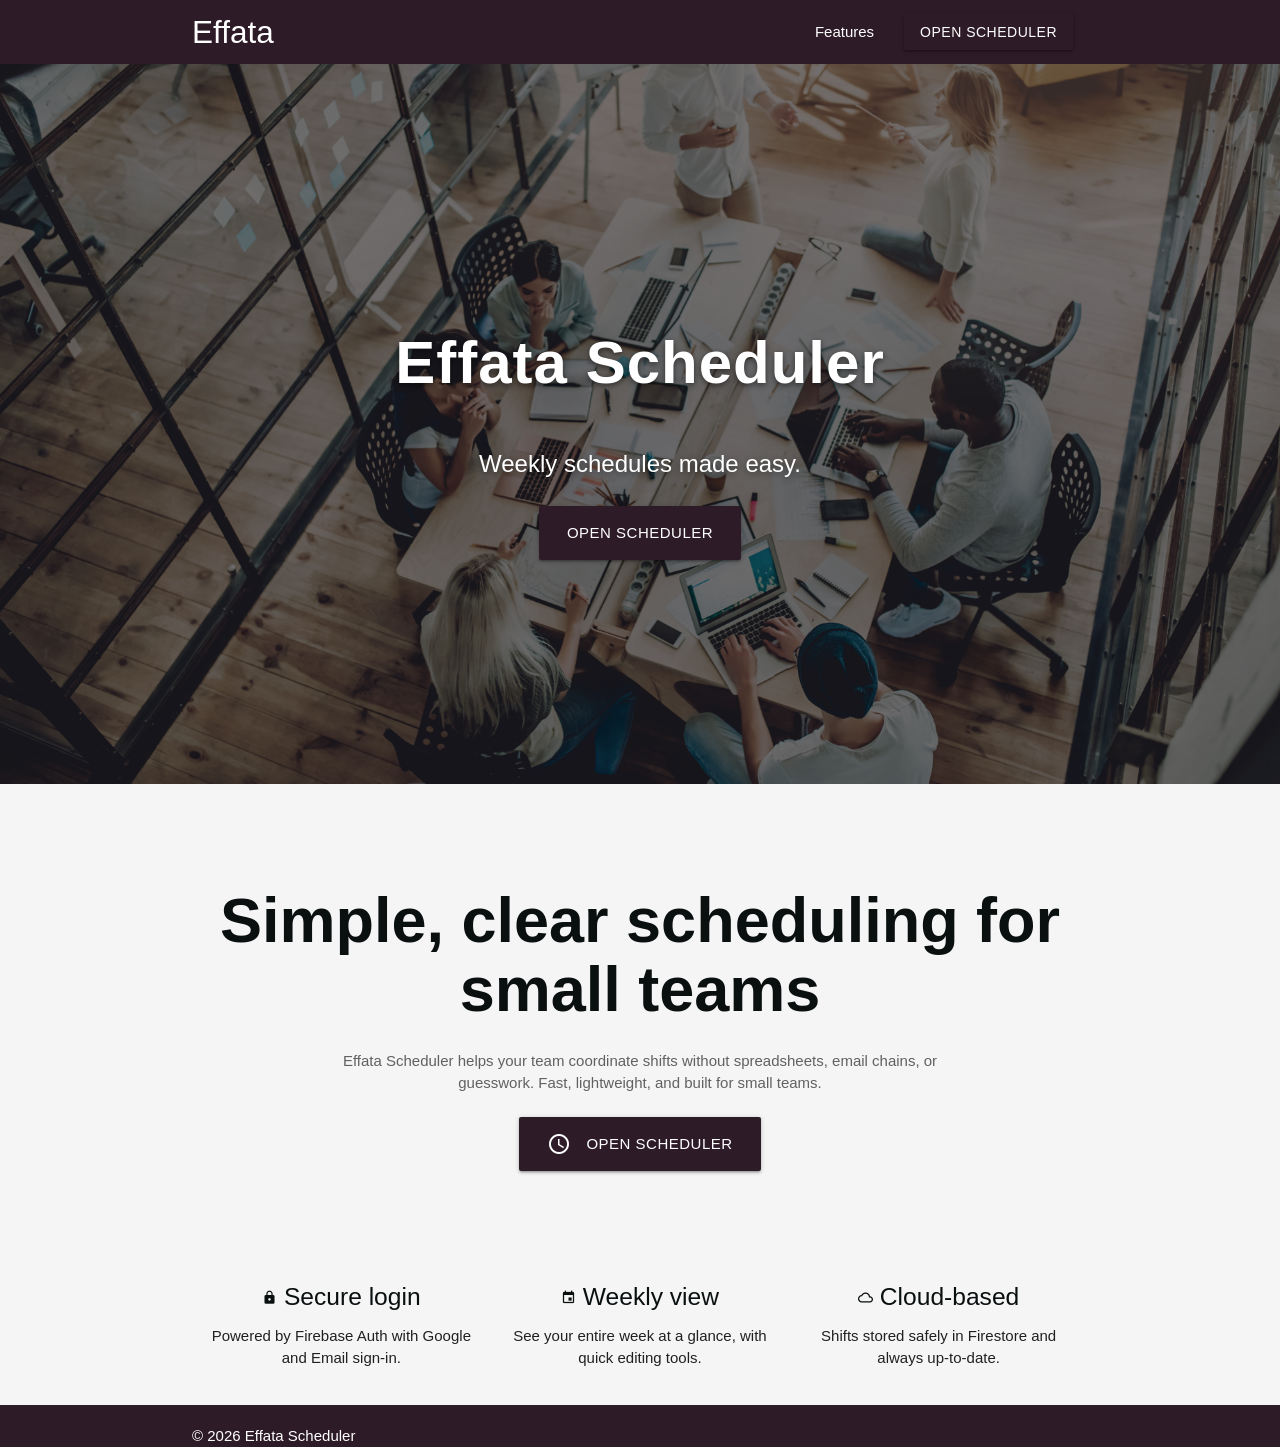
<file: index.html>
<!doctype html>
<html lang="en">
  <head>
    <meta charset="utf-8" />
    <meta name="viewport" content="width=device-width, initial-scale=1" />
    <title>Effata Scheduler</title>

    <!-- Materialize CSS -->
    <link
      rel="stylesheet"
      href="https://cdnjs.cloudflare.com/ajax/libs/materialize/1.0.0/css/materialize.min.css"
    />

    <!-- Google Icon Font -->
    <link
      href="https://fonts.googleapis.com/icon?family=Material+Icons"
      rel="stylesheet"
    />

    <style>
      /* GLOBAL COLOR CLASSES — updated to #012611 */
.nav-custom {
  background-color: #2E1B28 !important;
}

.btn-custom,
.btn-large.btn-custom {
  background-color: #2E1B28 !important;
}

.footer-custom {
  background-color: #2E1B28 !important;
}

.hero-card-custom .card-action a {
  color: #2E1B28 !important;
  font-weight: 600;
}


      /* LAYOUT BASICS */
      body {
        display: flex;
        min-height: 100vh;
        flex-direction: column;
      }
      main {
        flex: 1 0 auto;
      }

      /* HERO STYLES */
      .hero {
        padding-top: 4rem;
        padding-bottom: 4rem;
      }
      .hero-title {
        font-weight: 600;
      }

.hero-container {
  position: relative;
  width: 100%;
  height: 80vh;
  background-image: url("./hero.jpeg");
  background-size: cover;
  background-position: bottom right;
  background-repeat: no-repeat;
}



      .hero-overlay {
        position: absolute;
        top: 0;
        left: 0;
        right: 0;
        bottom: 0;
        background: rgba(0, 0, 0, 0.55);
      }

      .hero-content {
        position: relative;
        z-index: 2;
        height: 100%;
        display: flex;
        flex-direction: column;
        justify-content: center;
        align-items: center;
        text-align: center;
        padding: 0 20px;
      }

      /* MOBILE HERO FIX */
      @media (max-width: 600px) {
        .hero-container {
          height: 55vh;
          background-position: bottom right;
          background-size: cover;
        }

        .hero-content {
          padding: 0 1.5rem;
        }

        .hero-content h1 {
          font-size: 2rem;
          line-height: 1.2;
        }

        .hero-content p {
          font-size: 1rem;
          margin-bottom: 1.5rem;
        }

        .hero-content .btn-large {
          width: 100%;
        }
      }
      /* HERO TEXT IMPROVEMENTS */
.hero-content h1 {
  font-size: 4rem;
  font-weight: 700;
  letter-spacing: 1px;
  text-shadow: 0 2px 6px rgba(0,0,0,0.55);
}

.hero-content p {
  font-size: 1.6rem;
  font-weight: 400;
  max-width: 650px;
  text-shadow: 0 2px 6px rgba(0,0,0,0.45);
}
@media (max-width: 600px) {
  #features {
    margin-top: 1rem !important;        /* tighter gap from hero */
  }

  #features .col {
    margin-bottom: 1rem;                /* closer cards */
  }

  #features h5 {
    font-size: 1.05rem;                 /* slightly smaller heading */
    margin-bottom: 3rem;
  }

  #features p {
    font-size: 0.9rem;                  /* smaller body text */
    line-height: 1.3;                   /* tighter line spacing */
    max-width: 200px;                   /* keeps lines shorter */
    margin: 0.25rem auto 0;             /* centers + tightens */
  }
}

    </style>
  </head>

  <body class="grey lighten-4">

    <!-- NAVBAR -->
    <header>
      <nav class="nav-custom">
        <div class="nav-wrapper container">
          <a href="/" class="brand-logo">Effata</a>
          <ul id="nav-mobile" class="right hide-on-med-and-down">
            <li><a href="#features">Features</a></li>
            <li><a href="/app/" class="btn btn-custom">Open Scheduler</a></li>
          </ul>
        </div>
      </nav>
    </header>

    <!-- FULL HERO -->
    <div class="hero-container">
      <div class="hero-overlay"></div>
      <div class="hero-content">
        <h1 class="white-text">Effata Scheduler</h1>
        <p class="white-text flow-text">
          Weekly schedules made easy.
        </p>
        <a href="/app/" class="btn-large btn-custom">Open Scheduler</a>
      </div>
    </div>

    <main>
      <!-- INFO HERO SECTION -->
     <div class="hero lighten-5">
  <div class="container">
    <div class="row">

      <!-- Full-width centered hero section -->
      <div class="col s12 center-align">
        <h1 class="hero-title" style="color: #0A0F0F;">
          Simple, clear scheduling for small teams
        </h1>

        <p class="grey-text text-darken-2" style="max-width: 600px; margin: 0 auto;">
          Effata Scheduler helps your team coordinate shifts without spreadsheets,
          email chains, or guesswork. Fast, lightweight, and built for small teams.
        </p>

        <br />

        <a href="/app/" class="btn-large btn-custom">
          <i class="material-icons left">schedule</i>
          Open Scheduler
        </a>
      </div>

    </div>
  </div>
</div>


          <!-- FEATURES -->
<div class="container">
  <div id="features" class="row center-align" style="margin-top: 1rem;">
    
    <div class="col s12 m4">
      <h5 style="color: #0A0F0F;">
        <i class="material-icons tiny">lock</i> Secure login
      </h5>
      <p>Powered by Firebase Auth with Google and Email sign-in.</p>
    </div>

    <div class="col s12 m4">
      <h5 style="color: #0A0F0F;">
        <i class="material-icons tiny">event</i> Weekly view
      </h5>
      <p>See your entire week at a glance, with quick editing tools.</p>
    </div>

    <div class="col s12 m4">
      <h5 style="color: #0A0F0F;">
        <i class="material-icons tiny">cloud_queue</i> Cloud-based
      </h5>
      <p>Shifts stored safely in Firestore and always up-to-date.</p>

    </div>

  </div>
</div>



        </div>
      </div>
    </main>

    <!-- FOOTER -->
    <footer class="page-footer footer-custom">
      <div class="container">
        © <span id="year"></span> Effata Scheduler
      </div>
    </footer>

    <!-- Materialize JS -->
    <script src="https://cdnjs.cloudflare.com/ajax/libs/materialize/1.0.0/js/materialize.min.js"></script>
    <script>
      document.getElementById('year').textContent = new Date().getFullYear();
    </script>
  </body>
</html>
</file>
